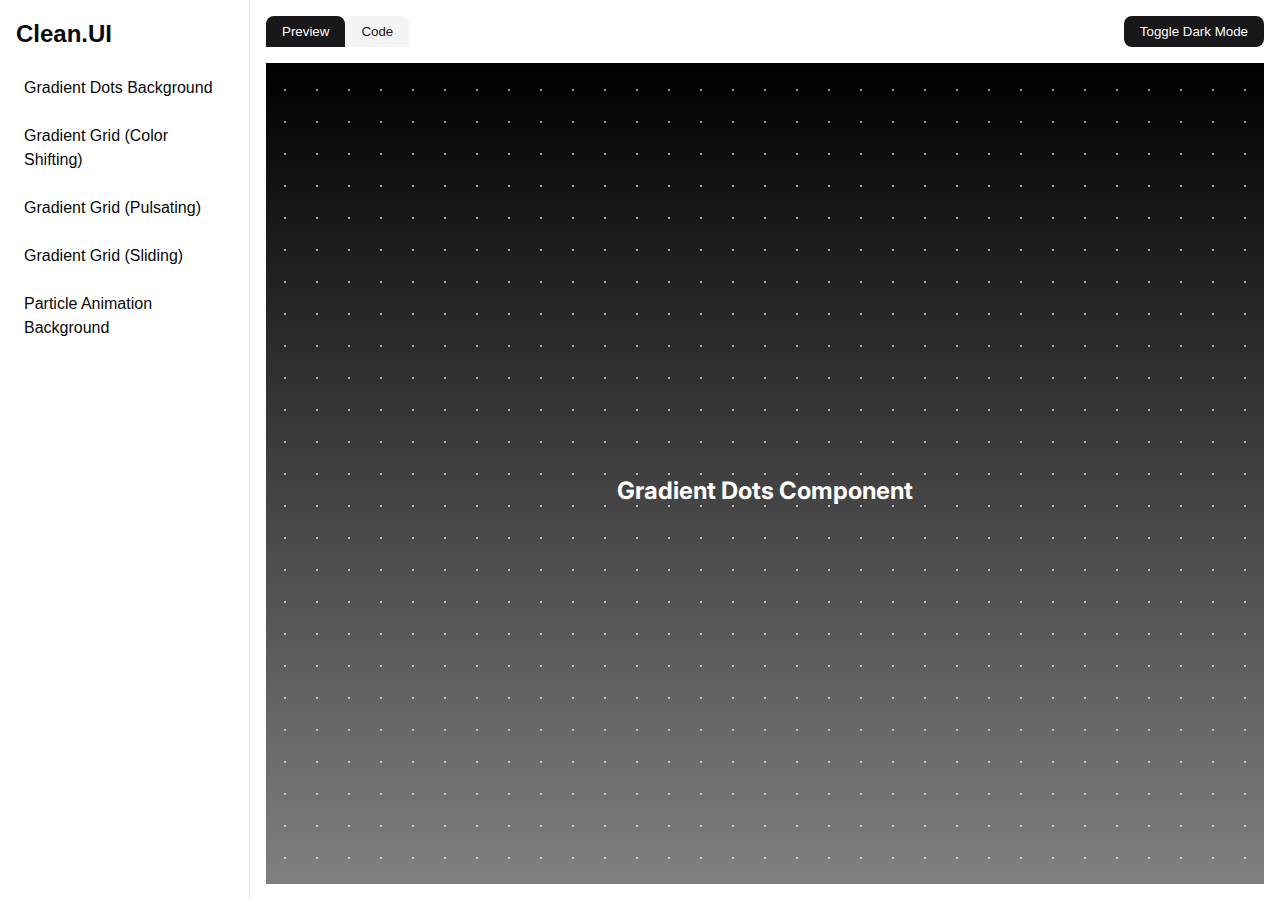
<file: index.html>
<!DOCTYPE html>
<html lang="en">
<head>
    <meta charset="UTF-8">
    <meta name="viewport" content="width=device-width, initial-scale=1.0">
    <title>Clean.UI - Background Components</title>
    <style>
        :root {
            --background: 0 0% 100%;
            --foreground: 240 10% 3.9%;
            --card: 0 0% 100%;
            --card-foreground: 240 10% 3.9%;
            --popover: 0 0% 100%;
            --popover-foreground: 240 10% 3.9%;
            --primary: 240 5.9% 10%;
            --primary-foreground: 0 0% 98%;
            --secondary: 240 4.8% 95.9%;
            --secondary-foreground: 240 5.9% 10%;
            --muted: 240 4.8% 95.9%;
            --muted-foreground: 240 3.8% 46.1%;
            --accent: 240 4.8% 95.9%;
            --accent-foreground: 240 5.9% 10%;
            --destructive: 0 84.2% 60.2%;
            --destructive-foreground: 0 0% 98%;
            --border: 240 5.9% 90%;
            --input: 240 5.9% 90%;
            --ring: 240 5.9% 10%;
            --radius: 0.5rem;
        }

        .dark {
            --background: 240 10% 3.9%;
            --foreground: 0 0% 98%;
            --card: 240 10% 3.9%;
            --card-foreground: 0 0% 98%;
            --popover: 240 10% 3.9%;
            --popover-foreground: 0 0% 98%;
            --primary: 0 0% 98%;
            --primary-foreground: 240 5.9% 10%;
            --secondary: 240 3.7% 15.9%;
            --secondary-foreground: 0 0% 98%;
            --muted: 240 3.7% 15.9%;
            --muted-foreground: 240 5% 64.9%;
            --accent: 240 3.7% 15.9%;
            --accent-foreground: 0 0% 98%;
            --destructive: 0 62.8% 30.6%;
            --destructive-foreground: 0 0% 98%;
            --border: 240 3.7% 15.9%;
            --input: 240 3.7% 15.9%;
            --ring: 240 4.9% 83.9%;
        }

        * {
            margin: 0;
            padding: 0;
            box-sizing: border-box;
        }

        body {
            font-family: -apple-system, BlinkMacSystemFont, 'Segoe UI', Roboto, 'Helvetica Neue', Arial, sans-serif;
            background-color: hsl(var(--background));
            color: hsl(var(--foreground));
            line-height: 1.5;
            display: flex;
            height: 100vh;
        }

        .sidenav {
            width: 250px;
            background-color: hsl(var(--card));
            border-right: 1px solid hsl(var(--border));
            padding: 1rem;
            overflow-y: auto;
        }

        .sidenav h1 {
            font-size: 1.5rem;
            margin-bottom: 1rem;
        }

        .sidenav ul {
            list-style-type: none;
        }

        .sidenav li {
            margin-bottom: 0.5rem;
        }

        .sidenav a {
            color: hsl(var(--foreground));
            text-decoration: none;
            display: block;
            padding: 0.5rem;
            border-radius: var(--radius);
            transition: background-color 0.2s ease-in-out;
        }

        .sidenav a:hover, .sidenav a.active {
            background-color: hsl(var(--accent));
            color: hsl(var(--accent-foreground));
        }

        .main-content {
            flex-grow: 1;
            padding: 1rem;
            display: flex;
            flex-direction: column;
        }

        .tabs {
            display: flex;
            margin-bottom: 1rem;
        }

        .tab {
            padding: 0.5rem 1rem;
            background-color: hsl(var(--secondary));
            color: hsl(var(--secondary-foreground));
            border: none;
            cursor: pointer;
            border-radius: var(--radius) var(--radius) 0 0;
            transition: background-color 0.2s ease-in-out;
        }

        .tab.active {
            background-color: hsl(var(--primary));
            color: hsl(var(--primary-foreground));
        }

        .tab-content {
            display: none;
            flex-grow: 1;
        }

        .tab-content.active {
            display: block;
        }

        #preview {
            width: 100%;
            height: 100%;
            border: none;
        }

        #code {
            width: 100%;
            height: 100%;
            background-color: hsl(var(--muted));
            color: hsl(var(--muted-foreground));
            font-family: monospace;
            padding: 1rem;
            white-space: pre-wrap;
            overflow-y: auto;
        }

        .dark-mode-toggle {
            position: absolute;
            top: 1rem;
            right: 1rem;
            background-color: hsl(var(--primary));
            color: hsl(var(--primary-foreground));
            border: none;
            padding: 0.5rem 1rem;
            border-radius: var(--radius);
            cursor: pointer;
        }
    </style>
</head>
<body>
    <nav class="sidenav">
        <h1>Clean.UI</h1>
        <ul>
            <li><a href="#" data-component="gradient-dots-background">Gradient Dots Background</a></li>
            <li><a href="#" data-component="gradient-grid-background/color-shifting-effect">Gradient Grid (Color Shifting)</a></li>
            <li><a href="#" data-component="gradient-grid-background/pulsating-effect">Gradient Grid (Pulsating)</a></li>
            <li><a href="#" data-component="gradient-grid-background/sliding-effect">Gradient Grid (Sliding)</a></li>
            <li><a href="#" data-component="particle-animation-background">Particle Animation Background</a></li>
        </ul>
    </nav>
    <main class="main-content">
        <div class="tabs">
            <button class="tab active" data-tab="preview">Preview</button>
            <button class="tab" data-tab="code">Code</button>
        </div>
        <div id="preview-content" class="tab-content active">
            <iframe id="preview" src=""></iframe>
        </div>
        <div id="code-content" class="tab-content">
            <pre id="code"></pre>
        </div>
    </main>
    <button class="dark-mode-toggle">Toggle Dark Mode</button>

    <script>
        const components = {
            'gradient-dots-background': 'components/gradient-dots-background/index.html',
            'gradient-grid-background/color-shifting-effect': 'components/gradient-grid-background/color-shifting-effect/index.html',
            'gradient-grid-background/pulsating-effect': 'components/gradient-grid-background/pulsating-effect/index.html',
            'gradient-grid-background/sliding-effect': 'components/gradient-grid-background/sliding-effect/index.html',
            'particle-animation-background': 'components/particle-animation-background/index.html'
        };

        const preview = document.getElementById('preview');
        const code = document.getElementById('code');
        const navLinks = document.querySelectorAll('.sidenav a');
        const tabs = document.querySelectorAll('.tab');
        const tabContents = document.querySelectorAll('.tab-content');

        function loadComponent(componentPath) {
            preview.src = componentPath;
            fetch(componentPath)
                .then(response => response.text())
                .then(html => {
                    code.textContent = html;
                });
        }

        navLinks.forEach(link => {
            link.addEventListener('click', (e) => {
                e.preventDefault();
                navLinks.forEach(l => l.classList.remove('active'));
                link.classList.add('active');
                const componentPath = components[link.dataset.component];
                loadComponent(componentPath);
            });
        });

        tabs.forEach(tab => {
            tab.addEventListener('click', () => {
                tabs.forEach(t => t.classList.remove('active'));
                tab.classList.add('active');
                tabContents.forEach(content => content.classList.remove('active'));
                document.getElementById(`${tab.dataset.tab}-content`).classList.add('active');
            });
        });

        // Load the first component by default
        loadComponent(components['gradient-dots-background']);

        // Dark mode toggle
        const darkModeToggle = document.querySelector('.dark-mode-toggle');
        darkModeToggle.addEventListener('click', () => {
            document.body.classList.toggle('dark');
        });
    </script>
</body>
</html>
</file>
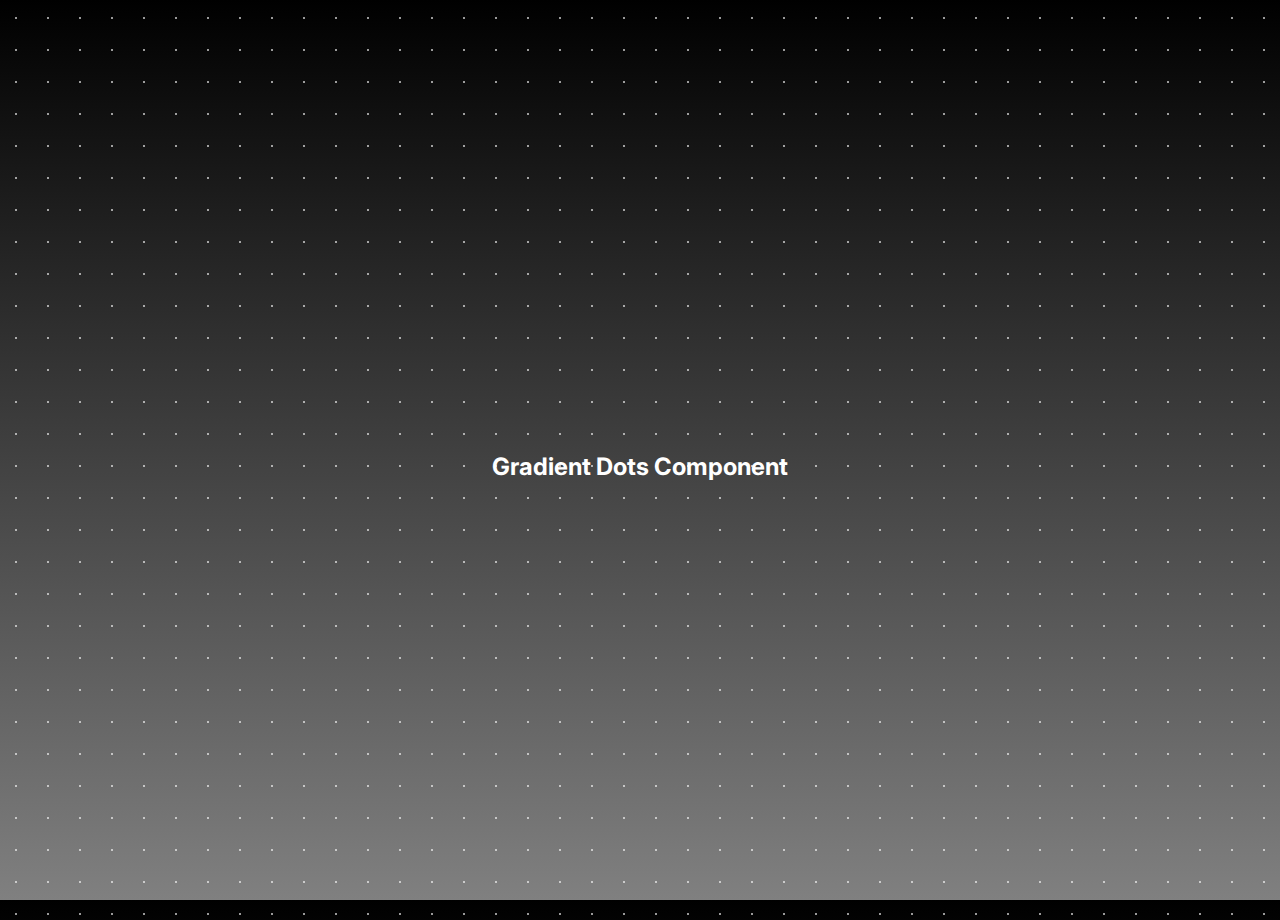
<file: gradient-dots-background/index.html>
<!DOCTYPE html>
<html lang="en">
<head>
    <meta charset="UTF-8">
    <meta name="viewport" content="width=device-width, initial-scale=1.0">
    <title>Gradient Background with Grid Dots</title>
    <link href="https://fonts.googleapis.com/css2?family=Inter:wght@400&display=swap" rel="stylesheet"> <!-- Import Inter font -->
    <style>
        body {
            margin: 0;
            height: 100vh;
            display: flex;
            justify-content: center;
            align-items: center;
            background: linear-gradient(to bottom, black, gray); /* Gradient from black to gray */
            overflow: hidden; /* Prevents scrollbars */
            font-family: 'Inter', sans-serif; /* Set Inter font for the body */
        }
        .dot-container {
            display: grid;
            gap: 30px; /* Equal spacing between dots */
            grid-auto-columns: min-content;
            grid-auto-rows: min-content;
            width: 100%;
            height: 100%;
            position: relative; /* Positioning context for the heading */
            justify-content: center;
            align-content: center;
            padding: 20px;
        }
        .dot {
            width: 2px; /* Dot size changed to 2px */
            height: 2px; /* Dot size changed to 2px */
            border-radius: 50%;
            background-color: white;
            opacity: 0.8; /* Slightly transparent */
            animation: changeColor 2s infinite alternate;
        }
        @keyframes changeColor {
            0% { opacity: 0.8; }
            100% { opacity: 0.3; }
        }
        h1 {
            position: absolute; /* Positioning the heading */
            top: 50%; /* Center vertically */
            left: 50%; /* Center horizontally */
            transform: translate(-50%, -50%); /* Adjust for exact center */
            color: white; /* Text color for visibility */
            font-size: 24px; /* Font size for the heading */
            text-align: center; /* Center text alignment */
        }
    </style>
</head>
<body>
    <div class="dot-container">
        <!-- Dots will be generated here -->
    </div>
    <h1>Gradient Dots Component</h1> <!-- Heading added -->

    <script>
        const container = document.querySelector('.dot-container');
        const gap = 30; // Gap between dots in pixels
        const viewportWidth = window.innerWidth;
        const viewportHeight = window.innerHeight;
        
        // Calculate number of dots that can fit in viewport
        const columns = Math.floor(viewportWidth / gap);
        const rows = Math.floor(viewportHeight / gap);
        
        // Update grid template
        container.style.gridTemplateColumns = `repeat(${columns}, min-content)`;
        container.style.gridTemplateRows = `repeat(${rows}, min-content)`;
        
        const numberOfDots = columns * rows;

        for (let i = 0; i < numberOfDots; i++) {
            const dot = document.createElement('div');
            dot.classList.add('dot');
            dot.style.animationDelay = `${Math.random() * 2}s`;
            container.appendChild(dot);
        }
    </script>
</body>
</html>
</file>
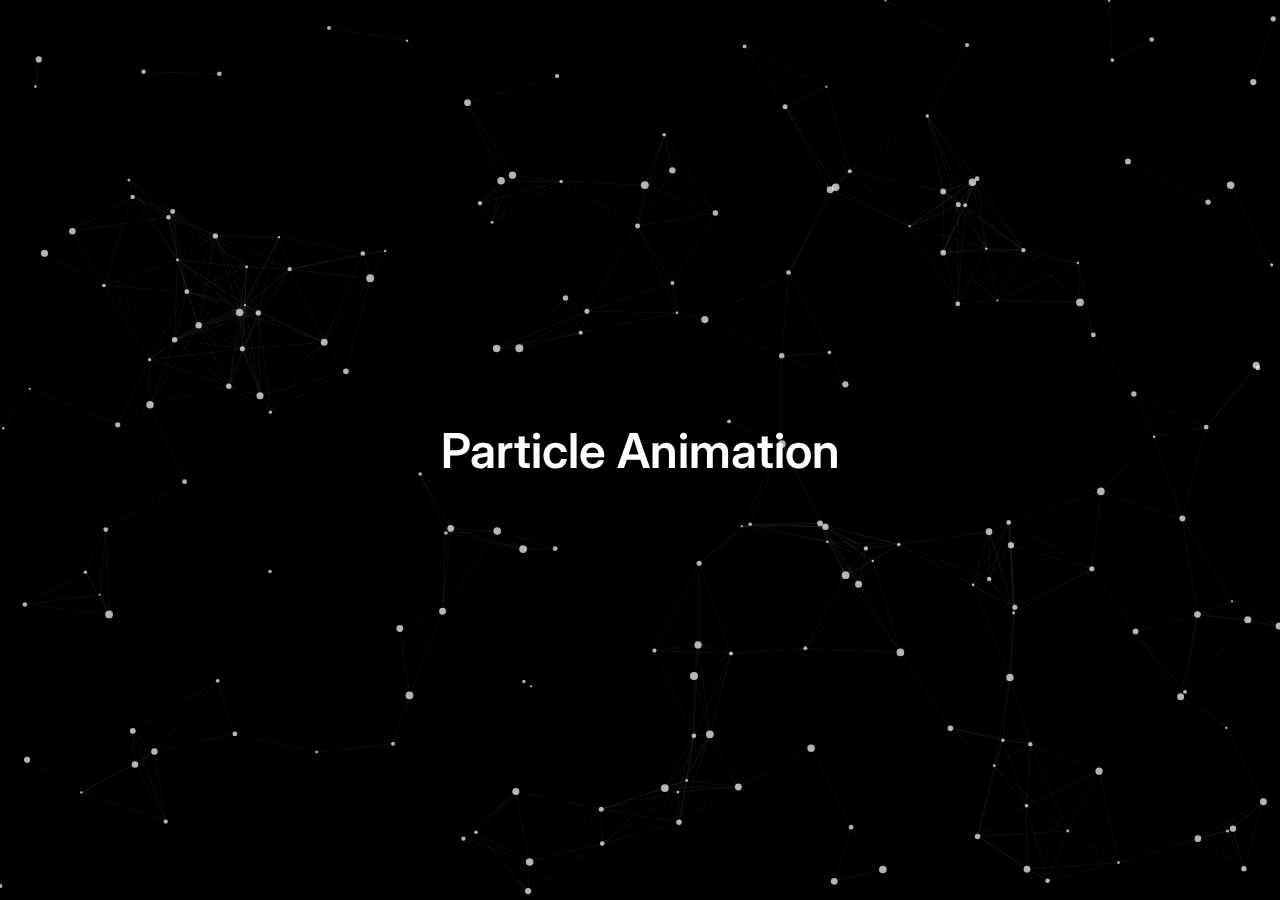
<file: particle-animation-background/index.html>
<!DOCTYPE html>
<html lang="en">
<head>
    <meta charset="UTF-8">
    <meta name="viewport" content="width=device-width, initial-scale=1.0">
    <title>Interactive Particle Animation</title>
    <link href="https://fonts.googleapis.com/css2?family=Inter:wght@400;600&display=swap" rel="stylesheet">
    <style>
        * {
            margin: 0;
            padding: 0;
            box-sizing: border-box;
        }

        body, html {
            height: 100%;
            width: 100%;
            overflow: hidden;
            background: #000;
            font-family: 'Inter', sans-serif;
        }

        .particle-container {
            position: absolute;
            top: 0;
            left: 0;
            width: 100%;
            height: 100%;
        }

        canvas {
            position: absolute;
            top: 0;
            left: 0;
            display: block;
        }

        h1 {
            position: absolute;
            top: 50%;
            left: 50%;
            transform: translate(-50%, -50%);
            color: white;
            font-size: 3rem;
            font-weight: 600;
            z-index: 10; /* Ensure it stays on top of particles */
        }
    </style>
</head>
<body>
    <h1>Particle Animation</h1>
    <div class="particle-container">
        <canvas id="particleCanvas"></canvas>
    </div>

    <script>
        const canvas = document.getElementById('particleCanvas');
        const ctx = canvas.getContext('2d');

        // Set canvas dimensions
        canvas.width = window.innerWidth;
        canvas.height = window.innerHeight;

        // Particle class to handle particle properties and movement
        class Particle {
            constructor(x, y) {
                this.x = x;
                this.y = y;
                this.size = Math.random() * 3 + 1; // Decreased max size
                this.speedX = Math.random() * 3 - 1.5;
                this.speedY = Math.random() * 3 - 1.5;
                this.color = 'rgba(255, 255, 255, 0.7)';
            }

            update() {
                this.x += this.speedX;
                this.y += this.speedY;

                // Bounce off edges
                if (this.x > canvas.width || this.x < 0) this.speedX = -this.speedX;
                if (this.y > canvas.height || this.y < 0) this.speedY = -this.speedY;

                this.draw();
            }

            draw() {
                ctx.beginPath();
                ctx.arc(this.x, this.y, this.size, 0, Math.PI * 2);
                ctx.fillStyle = this.color;
                ctx.fill();
            }
        }

        const particles = [];
        const numberOfParticles = 200; // Increased number of particles

        // Create initial particles
        for (let i = 0; i < numberOfParticles; i++) {
            const x = Math.random() * canvas.width;
            const y = Math.random() * canvas.height;
            particles.push(new Particle(x, y));
        }

        // Connect particles if they're close to each other
        function connectParticles() {
            for (let i = 0; i < particles.length; i++) {
                for (let j = i; j < particles.length; j++) {
                    const dx = particles[i].x - particles[j].x;
                    const dy = particles[i].y - particles[j].y;
                    const distance = Math.sqrt(dx * dx + dy * dy);

                    if (distance < 100) {
                        ctx.beginPath();
                        ctx.moveTo(particles[i].x, particles[i].y);
                        ctx.lineTo(particles[j].x, particles[j].y);
                        ctx.strokeStyle = 'rgba(255, 255, 255, 0.1)';
                        ctx.lineWidth = 0.5;
                        ctx.stroke();
                    }
                }
            }
        }

        // Animate the particles
        function animateParticles() {
            ctx.clearRect(0, 0, canvas.width, canvas.height);

            // Update and draw all particles
            particles.forEach(particle => particle.update());

            // Connect nearby particles
            connectParticles();

            requestAnimationFrame(animateParticles);
        }

        // Resize canvas on window resize
        window.addEventListener('resize', () => {
            canvas.width = window.innerWidth;
            canvas.height = window.innerHeight;
        });

        // Start the animation
        animateParticles();
    </script>
</body>
</html>
</file>
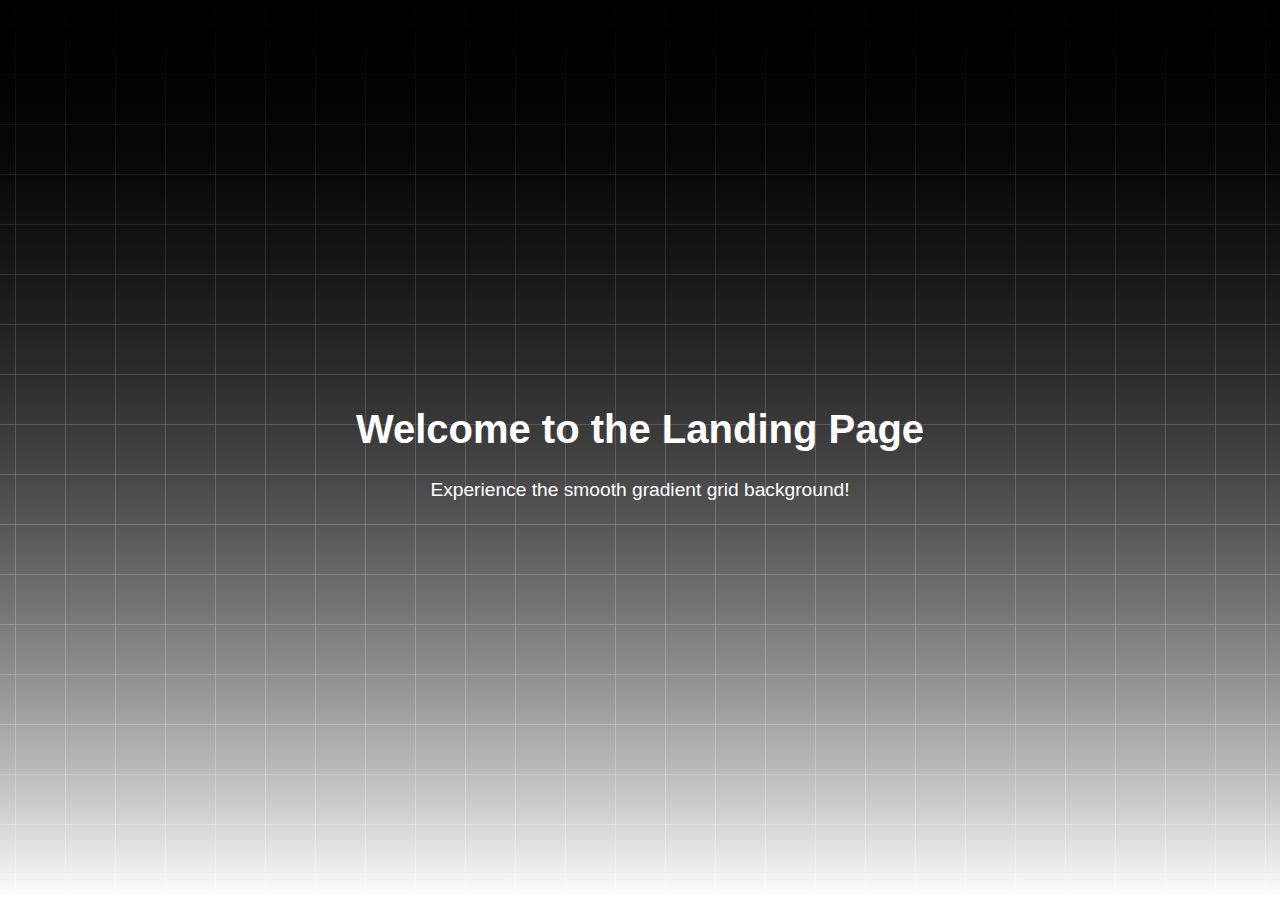
<file: gradient-grid-background/color-shifting-effect/index.html>
<!DOCTYPE html>
<html lang="en">
<head>
  <meta charset="UTF-8">
  <meta name="viewport" content="width=device-width, initial-scale=1.0">
  <title>Gradient Grid Background</title>
  <link rel="stylesheet" href="styles.css">
</head>
<body>
  <div class="container">
    <h1>Welcome to the Landing Page</h1>
    <p>Experience the smooth gradient grid background!</p>
  </div>
</body>
</html>
</file>
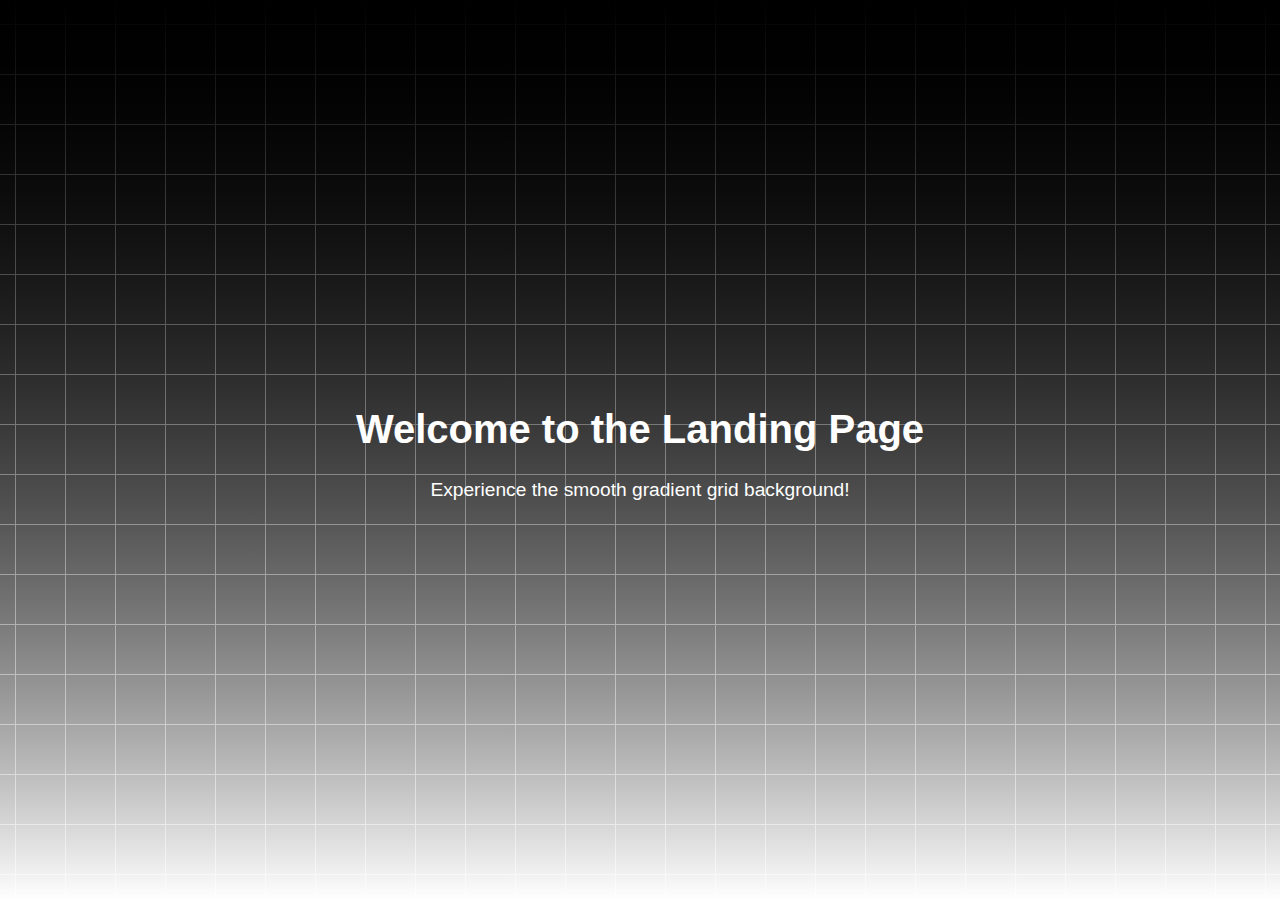
<file: components/gradient-grid-background/pulsating-effect/index.html>
<!DOCTYPE html>
<html lang="en">
<head>
  <meta charset="UTF-8">
  <meta name="viewport" content="width=device-width, initial-scale=1.0">
  <title>Gradient Grid Background</title>
  <link rel="stylesheet" href="styles.css">
  <style>
    html, body {
      margin: 0;
      padding: 0;
      overflow: hidden;
    }
  </style>
</head>
<body>
  <div class="container">
    <h1>Welcome to the Landing Page</h1>
    <p>Experience the smooth gradient grid background!</p>
  </div>
</body>
</html>
</file>
<file: gradient-grid-background/color-shifting-effect/styles.css>
/* styles.css */
body, html {
  margin: 0;
  padding: 0;
  height: 100%;
  font-family: Arial, sans-serif;
  background: 
      linear-gradient(to bottom, rgba(0, 0, 0, 1), rgba(0, 0, 0, 0)) center/100%,
      repeating-linear-gradient(0deg, rgba(255, 255, 255, 0.5) 0, rgba(255, 255, 255, 0.5) 1px, transparent 1px, transparent 50px) center/50px 50px,
      repeating-linear-gradient(90deg, rgba(255, 255, 255, 0.5) 0, rgba(255, 255, 255, 0.5) 1px, transparent 1px, transparent 50px) center/50px 50px;

  color: #fff;

  /* Animation */
  animation: pulseGridLines 2s ease-in-out infinite; /* Pulsing grid effect */
}

@keyframes pulseGridLines {
  0%, 100% {
      background-color: rgba(30,30,30,.9); /* Base color */
      background-size: cover; /* Ensure grid covers area */
  }
  50% {
      background-color: rgba(60,60,60,.9); /* Slightly lighter color */
  }
}

body {
  display: flex;
  justify-content: center;
  align-items: center;
  min-height: 100vh; /* Ensure grid spans full height */
}

.container {
  text-align: center;
}

h1 {
  font-size: 2.5rem;
}

p {
  font-size: 1.2rem;
}
</file>
<file: components/gradient-grid-background/pulsating-effect/styles.css>
/* styles.css */
body, html {
  margin: 0;
  padding: 0;
  height: 100%;
  font-family: Arial, sans-serif;
  background: 
    linear-gradient(to bottom, rgba(0, 0, 0, 1), rgba(0, 0, 0, 0)) center/100% 100%, 
    repeating-linear-gradient(0deg, #fff 0, #fff 1px, transparent 1px, transparent 50px) center/50px 50px, 
    repeating-linear-gradient(90deg, #fff 0, #fff 1px, transparent 1px, transparent 50px) center/50px 50px;
  
  color: #fff;
  
  /* Animation */
  animation: pulsate 5s ease-in-out infinite; /* Pulsating effect */
}

@keyframes pulsate {
  0%, 100% {
    transform: scale(1);
  }
  
  50% {
    transform: scale(1.02); /* Slightly increase size */
  }
}

body {
  display: flex;
  justify-content: center;
  align-items: center;
  min-height: 100vh; /* Ensure grid spans full height */
}

.container {
  text-align: center;
}

h1 {
  font-size: 2.5rem;
}

p {
  font-size: 1.2rem;
}
</file>
